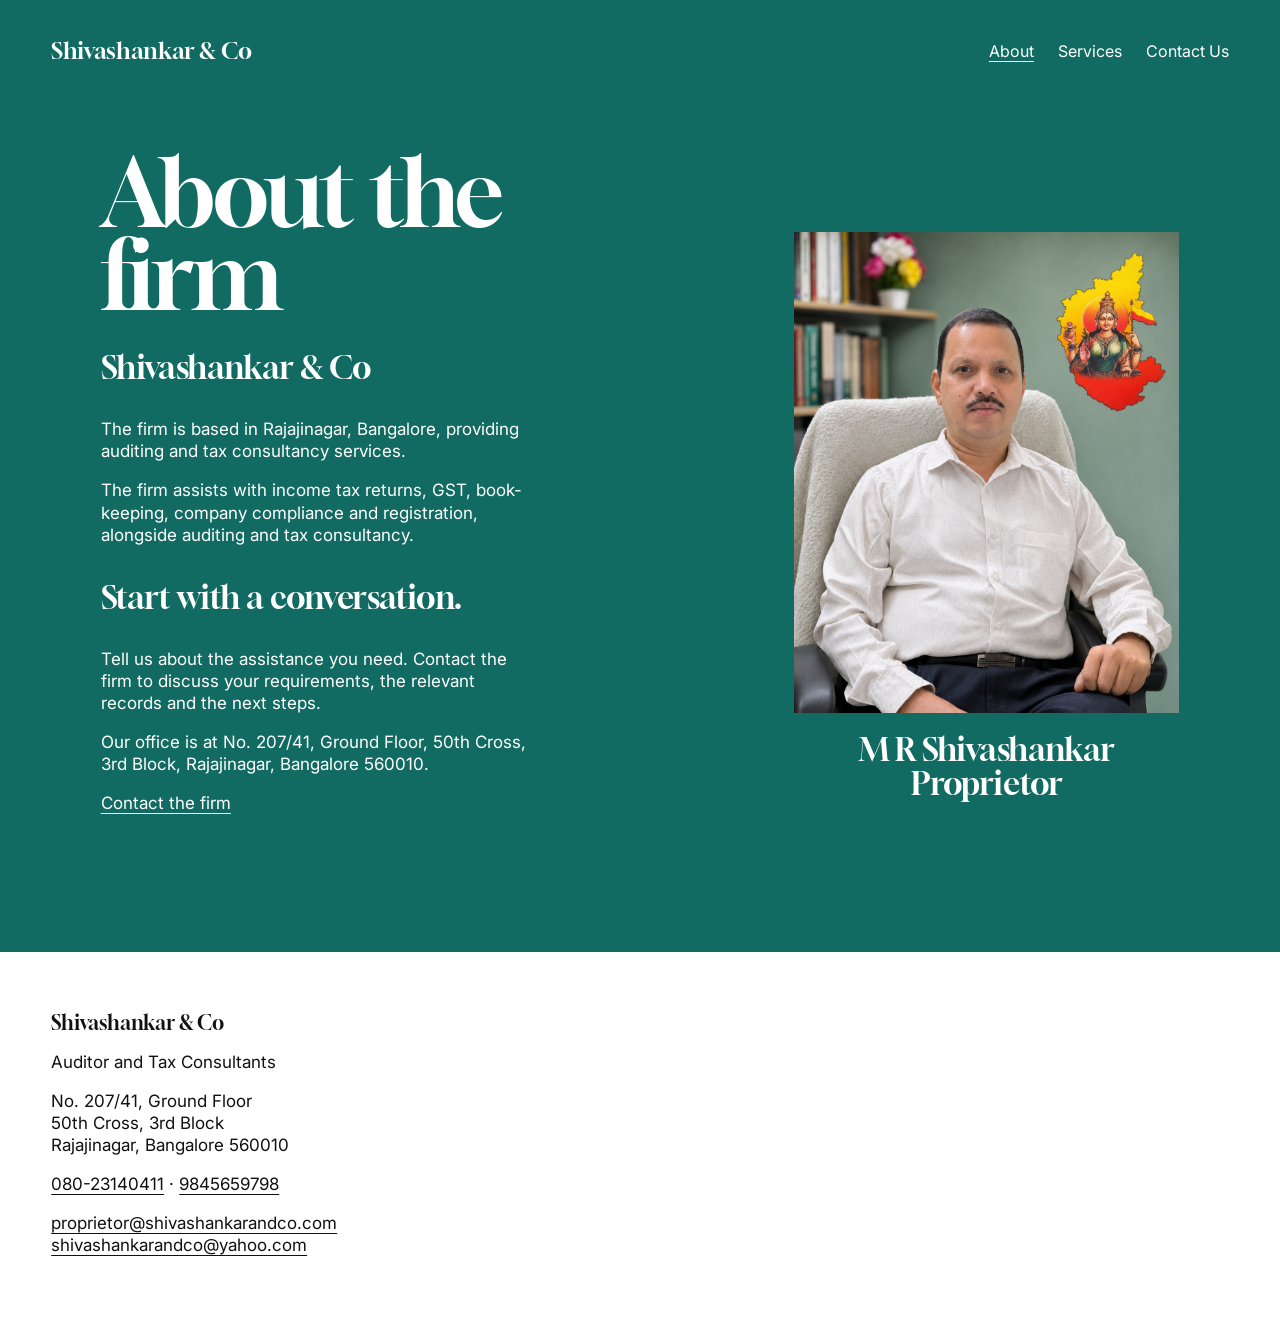
<file: index.html>
<!doctype html>
<html lang="en-IN"><head><meta charset="utf-8"><meta name="viewport" content="width=device-width, initial-scale=1"><title>Shivashankar &amp; Co | Auditor and Tax Consultants in Bangalore</title><meta name="description" content="Meet Shivashankar &amp; Co, an auditing and tax consultancy firm in Rajajinagar, Bangalore, and proprietor M R Shivashankar."><meta name="theme-color" content="#126b62"><link rel="canonical" href="https://shivashankarandco.com/"><meta property="og:title" content="Shivashankar &amp; Co | Auditor and Tax Consultants in Bangalore"><meta property="og:description" content="Meet Shivashankar &amp; Co, an auditing and tax consultancy firm in Rajajinagar, Bangalore, and proprietor M R Shivashankar."><meta property="og:type" content="website"><meta property="og:url" content="https://shivashankarandco.com/"><meta property="og:image" content="https://shivashankarandco.com/assets/m-r-shivashankar.png"><link rel="icon" href="./assets/favicon.svg" type="image/svg+xml"><link rel="preconnect" href="https://fonts.googleapis.com"><link rel="preconnect" href="https://fonts.gstatic.com" crossorigin><link rel="stylesheet" href="./assets/site.css"><script src="./assets/site.js" defer></script></head><body><a class="skip-link" href="#main">Skip to content</a><header class="site-header teal"><a class="site-title" href="./">Shivashankar &amp; Co</a><button class="menu-toggle" type="button" aria-label="Open menu" aria-expanded="false" aria-controls="main-navigation"><span></span><span></span></button><nav id="main-navigation" class="main-nav" aria-label="Main navigation"><a href="./" aria-current="page">About</a><a href="./areas-of-practice/">Services</a><a href="./contact-us/">Contact Us</a></nav></header><main id="main" class="about-main teal"><div class="about-grid"><div class="about-copy"><h1>About the firm</h1><h3>Shivashankar &amp; Co</h3><p>The firm is based in Rajajinagar, Bangalore, providing auditing and tax consultancy services.</p><p>The firm assists with income tax returns, GST, book-keeping, company compliance and registration, alongside auditing and tax consultancy.</p><h3>Start with a conversation.</h3><p>Tell us about the assistance you need. Contact the firm to discuss your requirements, the relevant records and the next steps.</p><p>Our office is at No. 207/41, Ground Floor, 50th Cross, 3rd Block, Rajajinagar, Bangalore 560010.</p><p><a href="./contact-us/">Contact the firm</a></p></div><figure class="proprietor"><img src="./assets/m-r-shivashankar.png" width="1122" height="1402" alt="Office portrait of M R Shivashankar with Karnataka artwork on the wall behind."><figcaption><span>M R Shivashankar</span><span>Proprietor</span></figcaption></figure></div></main><footer class="site-footer"><h4>Shivashankar &amp; Co</h4><p>Auditor and Tax Consultants</p><p>No. 207/41, Ground Floor<br>50th Cross, 3rd Block<br>Rajajinagar, Bangalore 560010</p><p class="footer-phones"><a href="tel:+918023140411">080-23140411</a> · <a href="tel:+919845659798">9845659798</a></p><p class="footer-emails"><a href="mailto:proprietor@shivashankarandco.com">proprietor@shivashankarandco.com</a><a href="mailto:shivashankarandco@yahoo.com">shivashankarandco@yahoo.com</a></p></footer></body></html>
</file>
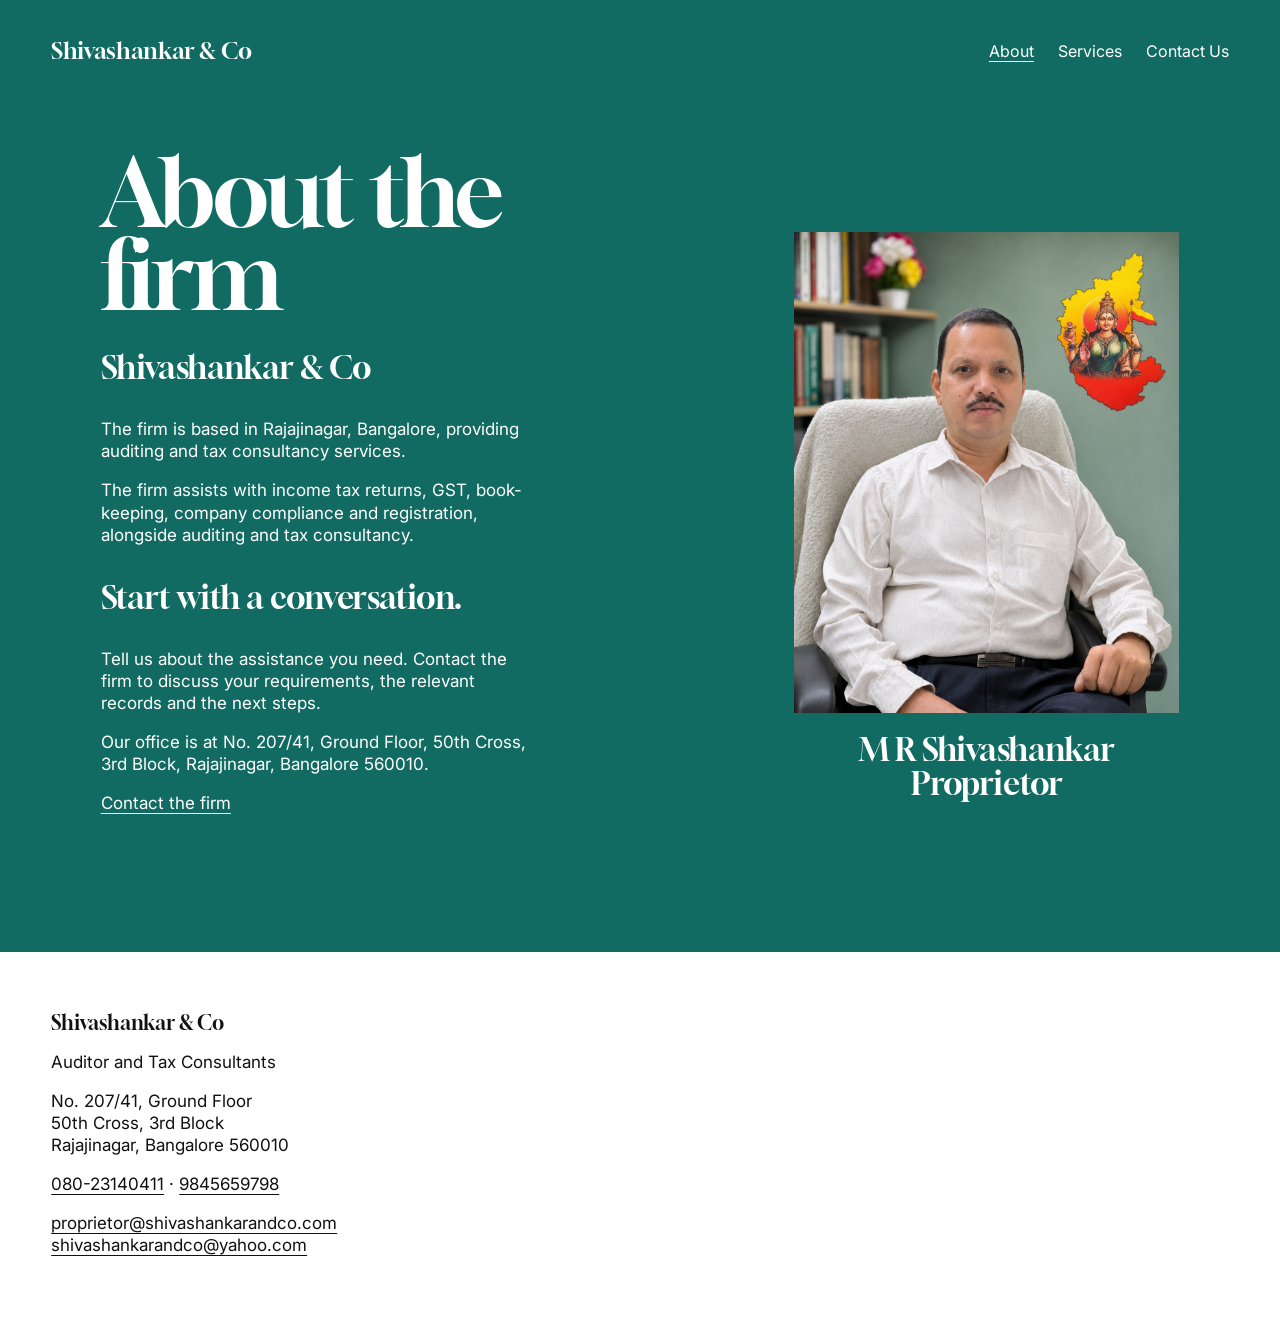
<file: about/index.html>
<!doctype html>
<html lang="en-IN"><head><meta charset="utf-8"><meta name="viewport" content="width=device-width, initial-scale=1"><title>About — Shivashankar &amp; Co</title><meta name="description" content="Meet Shivashankar &amp; Co, an auditing and tax consultancy firm in Rajajinagar, Bangalore, and proprietor M R Shivashankar."><meta name="theme-color" content="#126b62"><link rel="canonical" href="https://shivashankarandco.com/"><meta property="og:title" content="About — Shivashankar &amp; Co"><meta property="og:description" content="Meet Shivashankar &amp; Co, an auditing and tax consultancy firm in Rajajinagar, Bangalore, and proprietor M R Shivashankar."><meta property="og:type" content="website"><meta property="og:url" content="https://shivashankarandco.com/"><meta property="og:image" content="https://shivashankarandco.com/assets/m-r-shivashankar.png"><link rel="icon" href="../assets/favicon.svg" type="image/svg+xml"><link rel="preconnect" href="https://fonts.googleapis.com"><link rel="preconnect" href="https://fonts.gstatic.com" crossorigin><link rel="stylesheet" href="../assets/site.css"><script src="../assets/site.js" defer></script></head><body><a class="skip-link" href="#main">Skip to content</a><header class="site-header teal"><a class="site-title" href="../">Shivashankar &amp; Co</a><button class="menu-toggle" type="button" aria-label="Open menu" aria-expanded="false" aria-controls="main-navigation"><span></span><span></span></button><nav id="main-navigation" class="main-nav" aria-label="Main navigation"><a href="../" aria-current="page">About</a><a href="../areas-of-practice/">Services</a><a href="../contact-us/">Contact Us</a></nav></header><main id="main" class="about-main teal"><div class="about-grid"><div class="about-copy"><h1>About the firm</h1><h3>Shivashankar &amp; Co</h3><p>The firm is based in Rajajinagar, Bangalore, providing auditing and tax consultancy services.</p><p>The firm assists with income tax returns, GST, book-keeping, company compliance and registration, alongside auditing and tax consultancy.</p><h3>Start with a conversation.</h3><p>Tell us about the assistance you need. Contact the firm to discuss your requirements, the relevant records and the next steps.</p><p>Our office is at No. 207/41, Ground Floor, 50th Cross, 3rd Block, Rajajinagar, Bangalore 560010.</p><p><a href="../contact-us/">Contact the firm</a></p></div><figure class="proprietor"><img src="../assets/m-r-shivashankar.png" width="1122" height="1402" alt="Office portrait of M R Shivashankar with Karnataka artwork on the wall behind."><figcaption><span>M R Shivashankar</span><span>Proprietor</span></figcaption></figure></div></main><footer class="site-footer"><h4>Shivashankar &amp; Co</h4><p>Auditor and Tax Consultants</p><p>No. 207/41, Ground Floor<br>50th Cross, 3rd Block<br>Rajajinagar, Bangalore 560010</p><p class="footer-phones"><a href="tel:+918023140411">080-23140411</a> · <a href="tel:+919845659798">9845659798</a></p><p class="footer-emails"><a href="mailto:proprietor@shivashankarandco.com">proprietor@shivashankarandco.com</a><a href="mailto:shivashankarandco@yahoo.com">shivashankarandco@yahoo.com</a></p></footer></body></html>
</file>
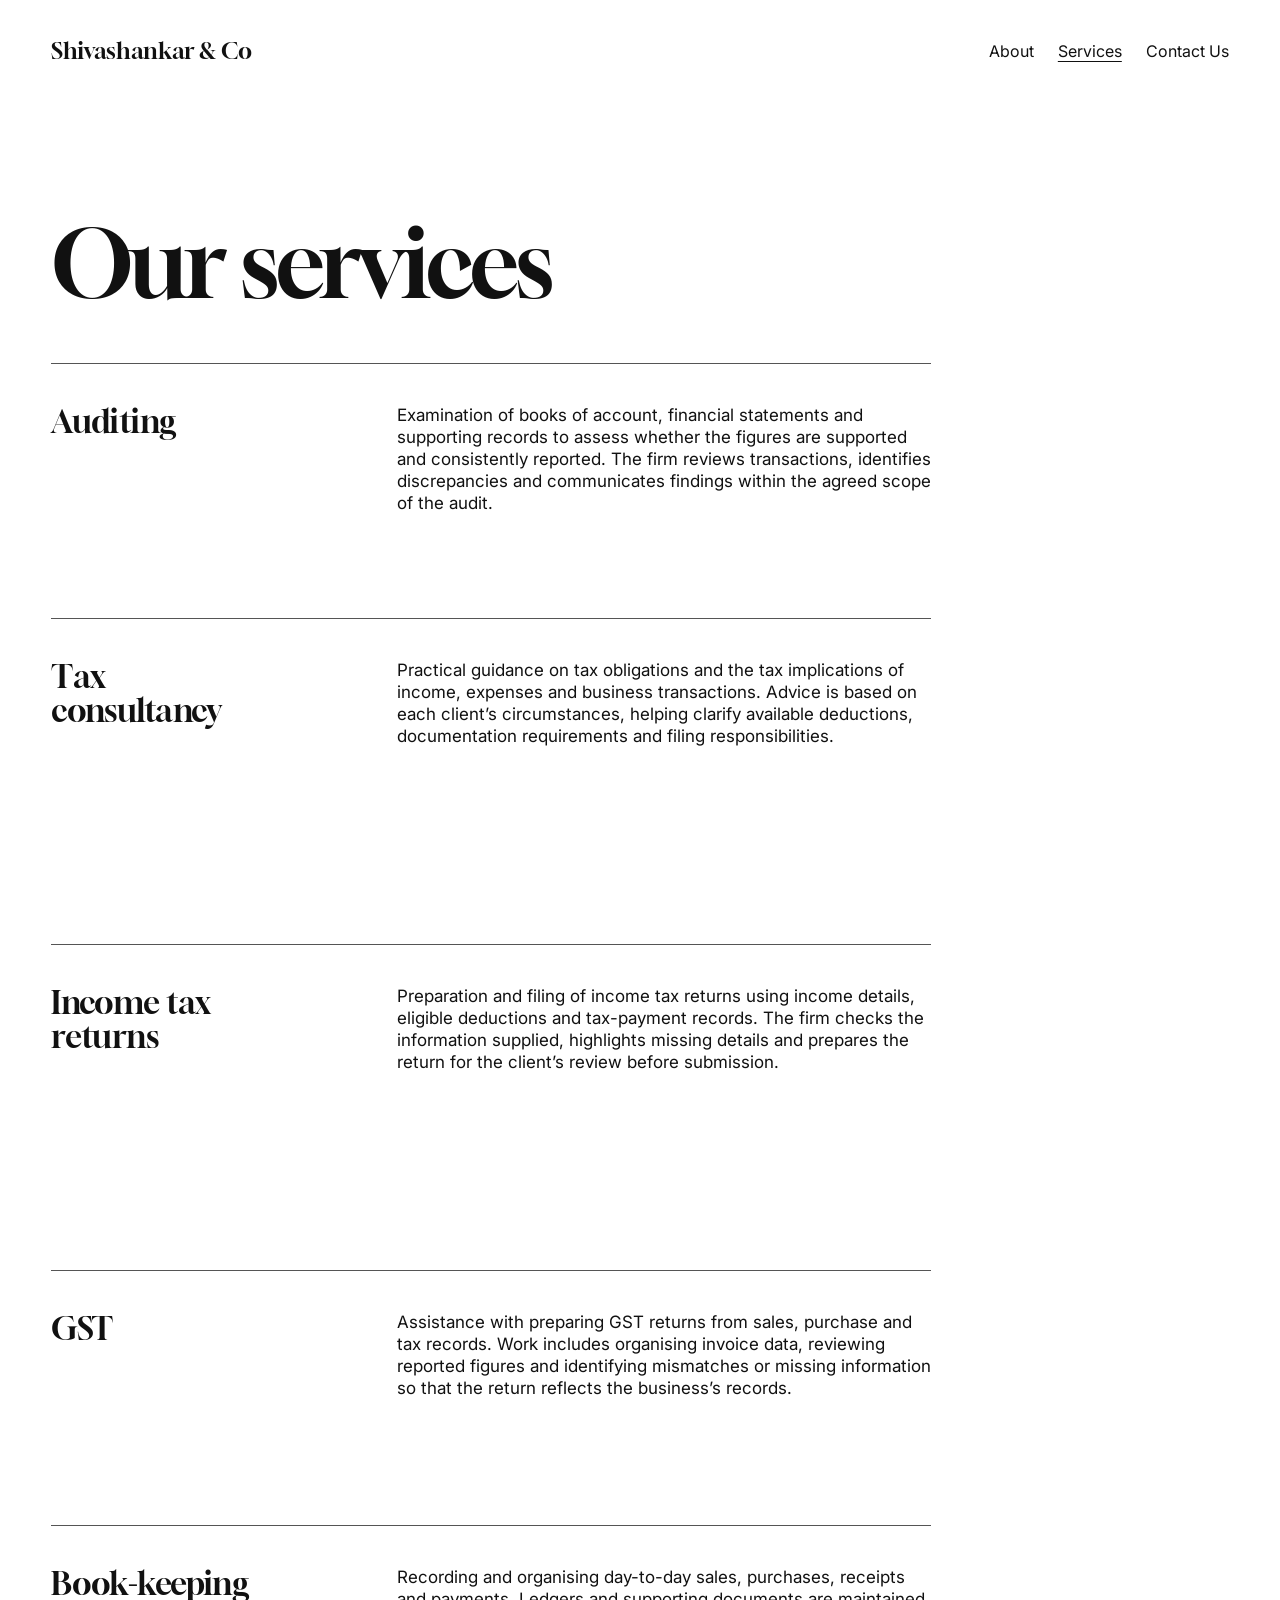
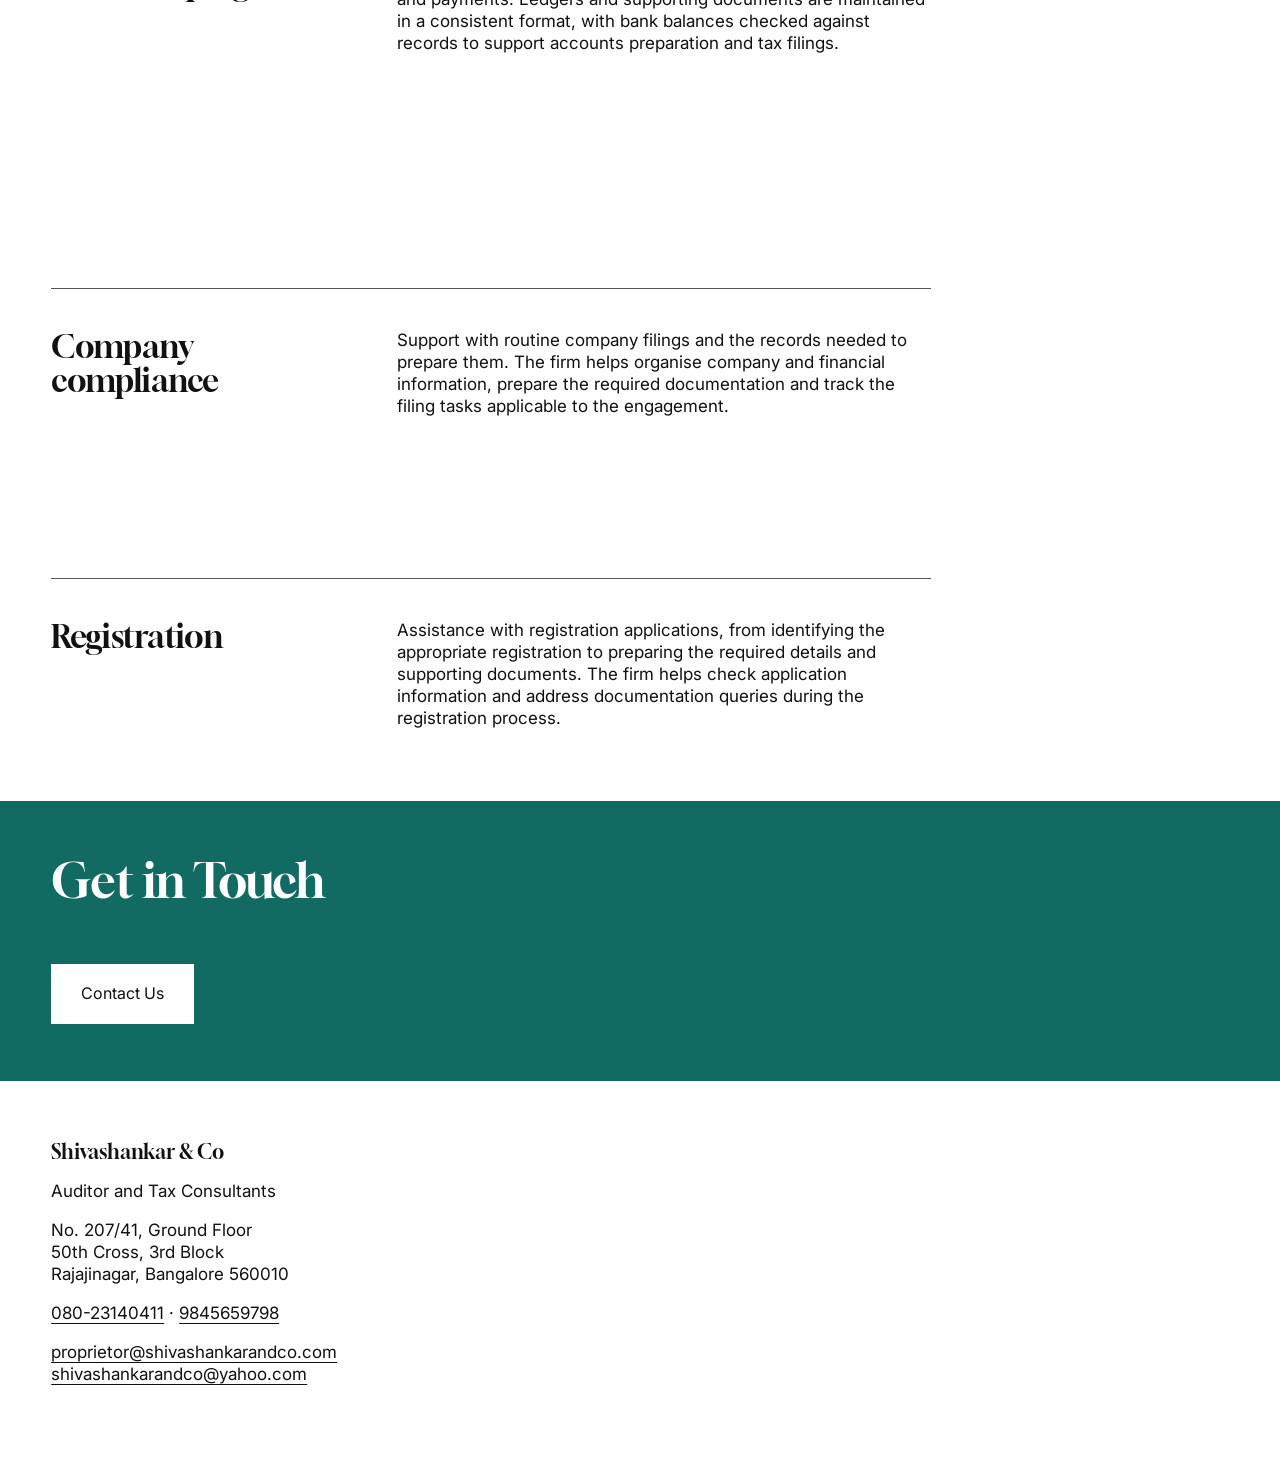
<file: areas-of-practice/index.html>
<!doctype html>
<html lang="en-IN"><head><meta charset="utf-8"><meta name="viewport" content="width=device-width, initial-scale=1"><title>Services — Shivashankar &amp; Co</title><meta name="description" content="Auditing, tax consultancy, income tax returns, GST, book-keeping, company compliance and registration services in Rajajinagar, Bangalore."><meta name="theme-color" content="#126b62"><link rel="canonical" href="https://shivashankarandco.com/areas-of-practice/"><meta property="og:title" content="Services — Shivashankar &amp; Co"><meta property="og:description" content="Auditing, tax consultancy, income tax returns, GST, book-keeping, company compliance and registration services in Rajajinagar, Bangalore."><meta property="og:type" content="website"><meta property="og:url" content="https://shivashankarandco.com/areas-of-practice/"><meta property="og:image" content="https://shivashankarandco.com/assets/m-r-shivashankar.png"><link rel="icon" href="../assets/favicon.svg" type="image/svg+xml"><link rel="preconnect" href="https://fonts.googleapis.com"><link rel="preconnect" href="https://fonts.gstatic.com" crossorigin><link rel="stylesheet" href="../assets/site.css"><script src="../assets/site.js" defer></script></head><body><a class="skip-link" href="#main">Skip to content</a><header class="site-header"><a class="site-title" href="../">Shivashankar &amp; Co</a><button class="menu-toggle" type="button" aria-label="Open menu" aria-expanded="false" aria-controls="main-navigation"><span></span><span></span></button><nav id="main-navigation" class="main-nav" aria-label="Main navigation"><a href="../">About</a><a href="../areas-of-practice/" aria-current="page">Services</a><a href="../contact-us/">Contact Us</a></nav></header><main id="main"><section class="section services-main"><h1>Our services</h1><div class="services-list"><section class="service-row"><h3>Auditing</h3><p>Examination of books of account, financial statements and supporting records to assess whether the figures are supported and consistently reported. The firm reviews transactions, identifies discrepancies and communicates findings within the agreed scope of the audit.</p></section><section class="service-row"><h3>Tax consultancy</h3><p>Practical guidance on tax obligations and the tax implications of income, expenses and business transactions. Advice is based on each client’s circumstances, helping clarify available deductions, documentation requirements and filing responsibilities.</p></section><section class="service-row"><h3>Income tax returns</h3><p>Preparation and filing of income tax returns using income details, eligible deductions and tax-payment records. The firm checks the information supplied, highlights missing details and prepares the return for the client’s review before submission.</p></section><section class="service-row"><h3>GST</h3><p>Assistance with preparing GST returns from sales, purchase and tax records. Work includes organising invoice data, reviewing reported figures and identifying mismatches or missing information so that the return reflects the business’s records.</p></section><section class="service-row"><h3>Book-keeping</h3><p>Recording and organising day-to-day sales, purchases, receipts and payments. Ledgers and supporting documents are maintained in a consistent format, with bank balances checked against records to support accounts preparation and tax filings.</p></section><section class="service-row"><h3>Company compliance</h3><p>Support with routine company filings and the records needed to prepare them. The firm helps organise company and financial information, prepare the required documentation and track the filing tasks applicable to the engagement.</p></section><section class="service-row"><h3>Registration</h3><p>Assistance with registration applications, from identifying the appropriate registration to preparing the required details and supporting documents. The firm helps check application information and address documentation queries during the registration process.</p></section></div></section><section class="services-cta teal"><h2>Get in Touch</h2><a class="button" href="../contact-us/">Contact Us</a></section></main><footer class="site-footer"><h4>Shivashankar &amp; Co</h4><p>Auditor and Tax Consultants</p><p>No. 207/41, Ground Floor<br>50th Cross, 3rd Block<br>Rajajinagar, Bangalore 560010</p><p class="footer-phones"><a href="tel:+918023140411">080-23140411</a> · <a href="tel:+919845659798">9845659798</a></p><p class="footer-emails"><a href="mailto:proprietor@shivashankarandco.com">proprietor@shivashankarandco.com</a><a href="mailto:shivashankarandco@yahoo.com">shivashankarandco@yahoo.com</a></p></footer></body></html>
</file>
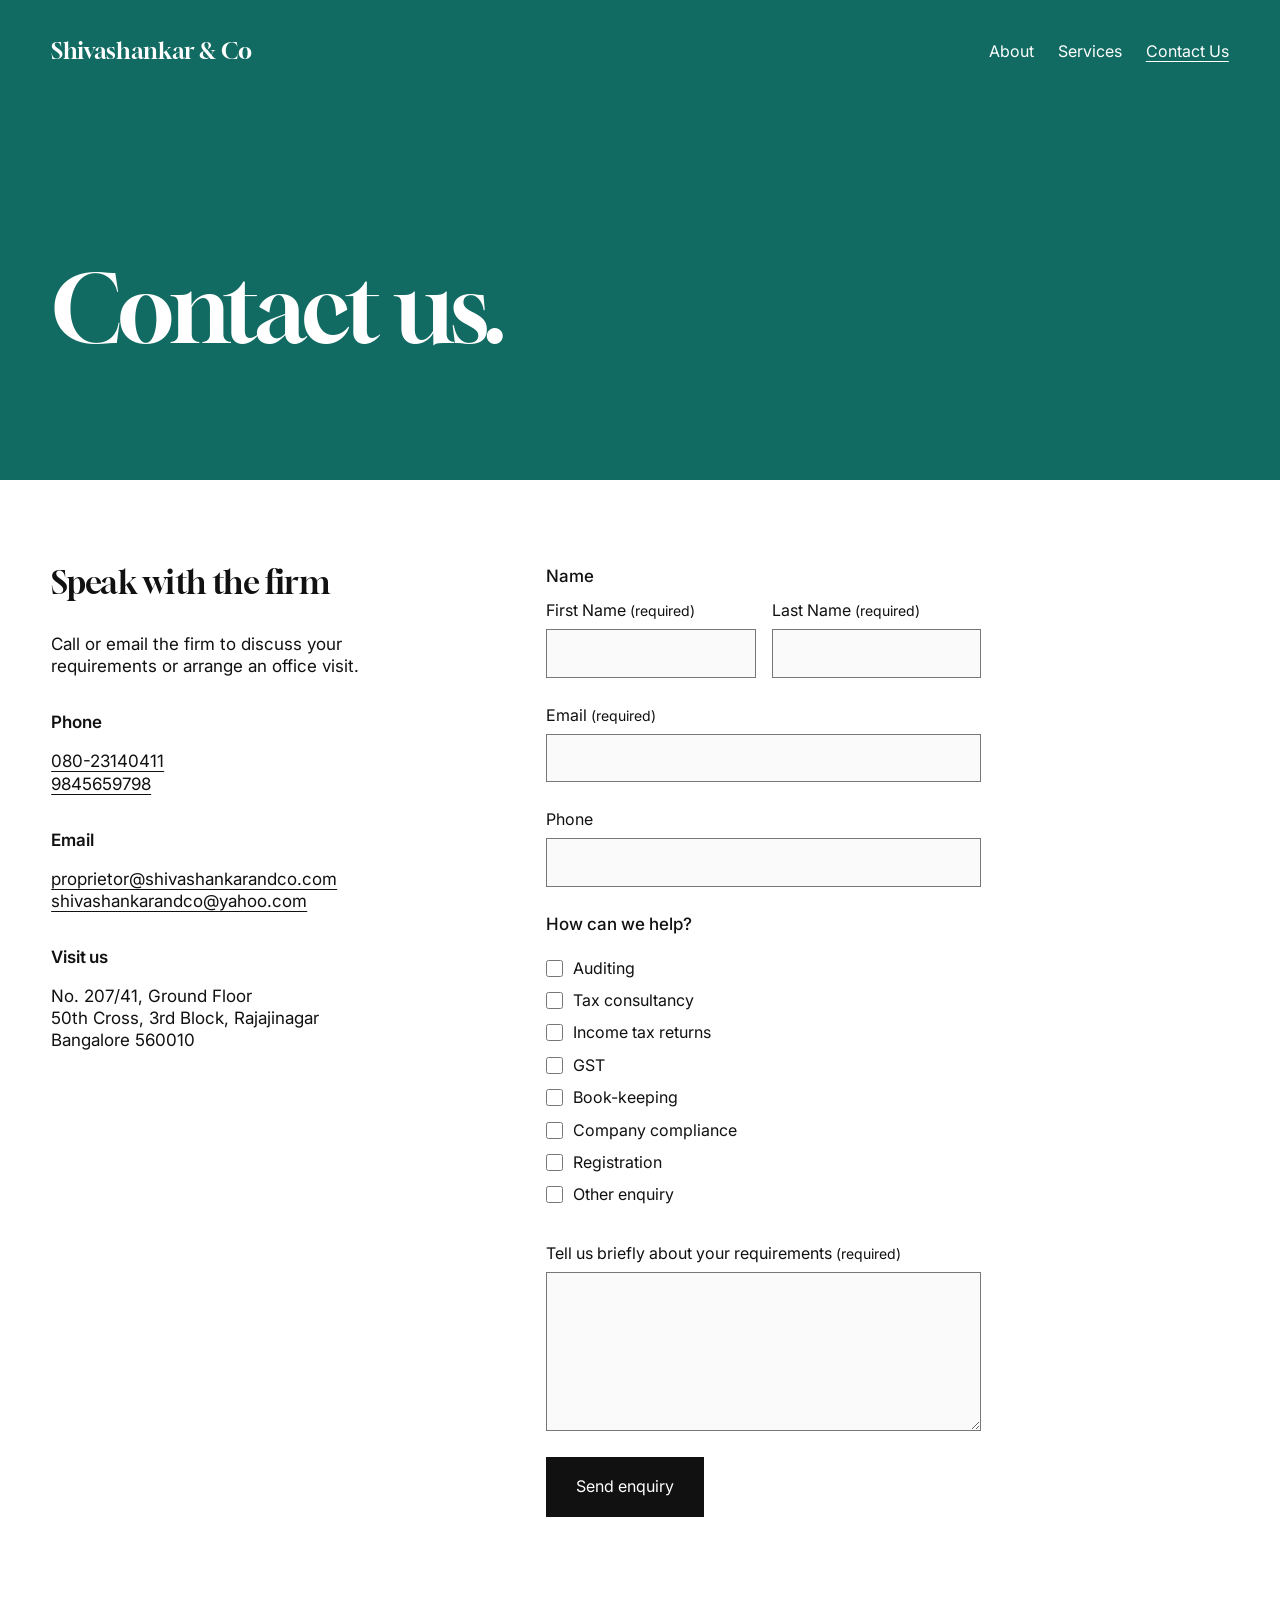
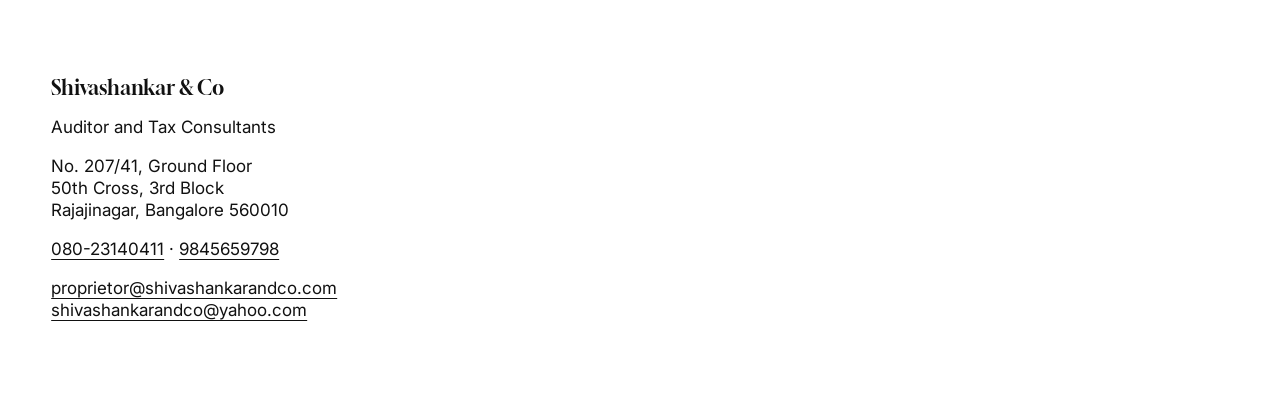
<file: contact-us/index.html>
<!doctype html>
<html lang="en-IN"><head><meta charset="utf-8"><meta name="viewport" content="width=device-width, initial-scale=1"><title>Contact Us — Shivashankar &amp; Co</title><meta name="description" content="Contact Shivashankar &amp; Co in Rajajinagar, Bangalore. Call 080-23140411 or 9845659798, or email proprietor@shivashankarandco.com."><meta name="theme-color" content="#126b62"><link rel="canonical" href="https://shivashankarandco.com/contact-us/"><meta property="og:title" content="Contact Us — Shivashankar &amp; Co"><meta property="og:description" content="Contact Shivashankar &amp; Co in Rajajinagar, Bangalore. Call 080-23140411 or 9845659798, or email proprietor@shivashankarandco.com."><meta property="og:type" content="website"><meta property="og:url" content="https://shivashankarandco.com/contact-us/"><meta property="og:image" content="https://shivashankarandco.com/assets/m-r-shivashankar.png"><link rel="icon" href="../assets/favicon.svg" type="image/svg+xml"><link rel="preconnect" href="https://fonts.googleapis.com"><link rel="preconnect" href="https://fonts.gstatic.com" crossorigin><link rel="stylesheet" href="../assets/site.css"><script src="../assets/site.js" defer></script></head><body><a class="skip-link" href="#main">Skip to content</a><header class="site-header teal"><a class="site-title" href="../">Shivashankar &amp; Co</a><button class="menu-toggle" type="button" aria-label="Open menu" aria-expanded="false" aria-controls="main-navigation"><span></span><span></span></button><nav id="main-navigation" class="main-nav" aria-label="Main navigation"><a href="../">About</a><a href="../areas-of-practice/">Services</a><a href="../contact-us/" aria-current="page">Contact Us</a></nav></header><main id="main"><section class="section hero contact-hero teal"><h1>Contact us.</h1></section><section class="section contact-main"><div class="contact-grid"><div class="contact-details"><h3>Speak with the firm</h3><p>Call or email the firm to discuss your requirements or arrange an office visit.</p><h4>Phone</h4><p class="contact-lines"><a href="tel:+918023140411">080-23140411</a><a href="tel:+919845659798">9845659798</a></p><h4>Email</h4><p class="contact-lines"><a href="mailto:proprietor@shivashankarandco.com">proprietor@shivashankarandco.com</a><a href="mailto:shivashankarandco@yahoo.com">shivashankarandco@yahoo.com</a></p><h4>Visit us</h4><p>No. 207/41, Ground Floor<br>50th Cross, 3rd Block, Rajajinagar<br>Bangalore 560010</p></div><form class="enquiry-form" action="https://formsubmit.co/proprietor@shivashankarandco.com" method="POST"><input type="hidden" name="_subject" value="Website enquiry — Shivashankar &amp; Co"><input type="hidden" name="_next" value="https://shivashankarandco.com/thank-you/"><input type="hidden" name="_template" value="table"><div class="trap" aria-hidden="true"><label for="website">Leave this field empty</label><input id="website" type="text" name="_honey" tabindex="-1" autocomplete="off"></div><fieldset><legend>Name</legend><div class="name-fields"><div class="field"><label for="first-name">First Name <span class="required">(required)</span></label><input id="first-name" name="First name" type="text" autocomplete="given-name" required maxlength="100"></div><div class="field"><label for="last-name">Last Name <span class="required">(required)</span></label><input id="last-name" name="Last name" type="text" autocomplete="family-name" required maxlength="100"></div></div></fieldset><div class="field"><label for="email">Email <span class="required">(required)</span></label><input id="email" name="email" type="email" autocomplete="email" required maxlength="254"></div><div class="field"><label for="phone">Phone</label><input id="phone" name="Phone" type="tel" autocomplete="tel" maxlength="40"></div><fieldset><legend>How can we help?</legend><label class="checkbox-line"><input type="checkbox" name="Services[]" value="Auditing"><span>Auditing</span></label><label class="checkbox-line"><input type="checkbox" name="Services[]" value="Tax consultancy"><span>Tax consultancy</span></label><label class="checkbox-line"><input type="checkbox" name="Services[]" value="Income tax returns"><span>Income tax returns</span></label><label class="checkbox-line"><input type="checkbox" name="Services[]" value="GST"><span>GST</span></label><label class="checkbox-line"><input type="checkbox" name="Services[]" value="Book-keeping"><span>Book-keeping</span></label><label class="checkbox-line"><input type="checkbox" name="Services[]" value="Company compliance"><span>Company compliance</span></label><label class="checkbox-line"><input type="checkbox" name="Services[]" value="Registration"><span>Registration</span></label><label class="checkbox-line"><input type="checkbox" name="Services[]" value="Other enquiry"><span>Other enquiry</span></label></fieldset><div class="field"><label for="requirements">Tell us briefly about your requirements <span class="required">(required)</span></label><textarea id="requirements" name="Requirements" required maxlength="5000" rows="6"></textarea></div><button class="button" type="submit">Send enquiry</button></form></div></section></main><footer class="site-footer"><h4>Shivashankar &amp; Co</h4><p>Auditor and Tax Consultants</p><p>No. 207/41, Ground Floor<br>50th Cross, 3rd Block<br>Rajajinagar, Bangalore 560010</p><p class="footer-phones"><a href="tel:+918023140411">080-23140411</a> · <a href="tel:+919845659798">9845659798</a></p><p class="footer-emails"><a href="mailto:proprietor@shivashankarandco.com">proprietor@shivashankarandco.com</a><a href="mailto:shivashankarandco@yahoo.com">shivashankarandco@yahoo.com</a></p></footer></body></html>
</file>
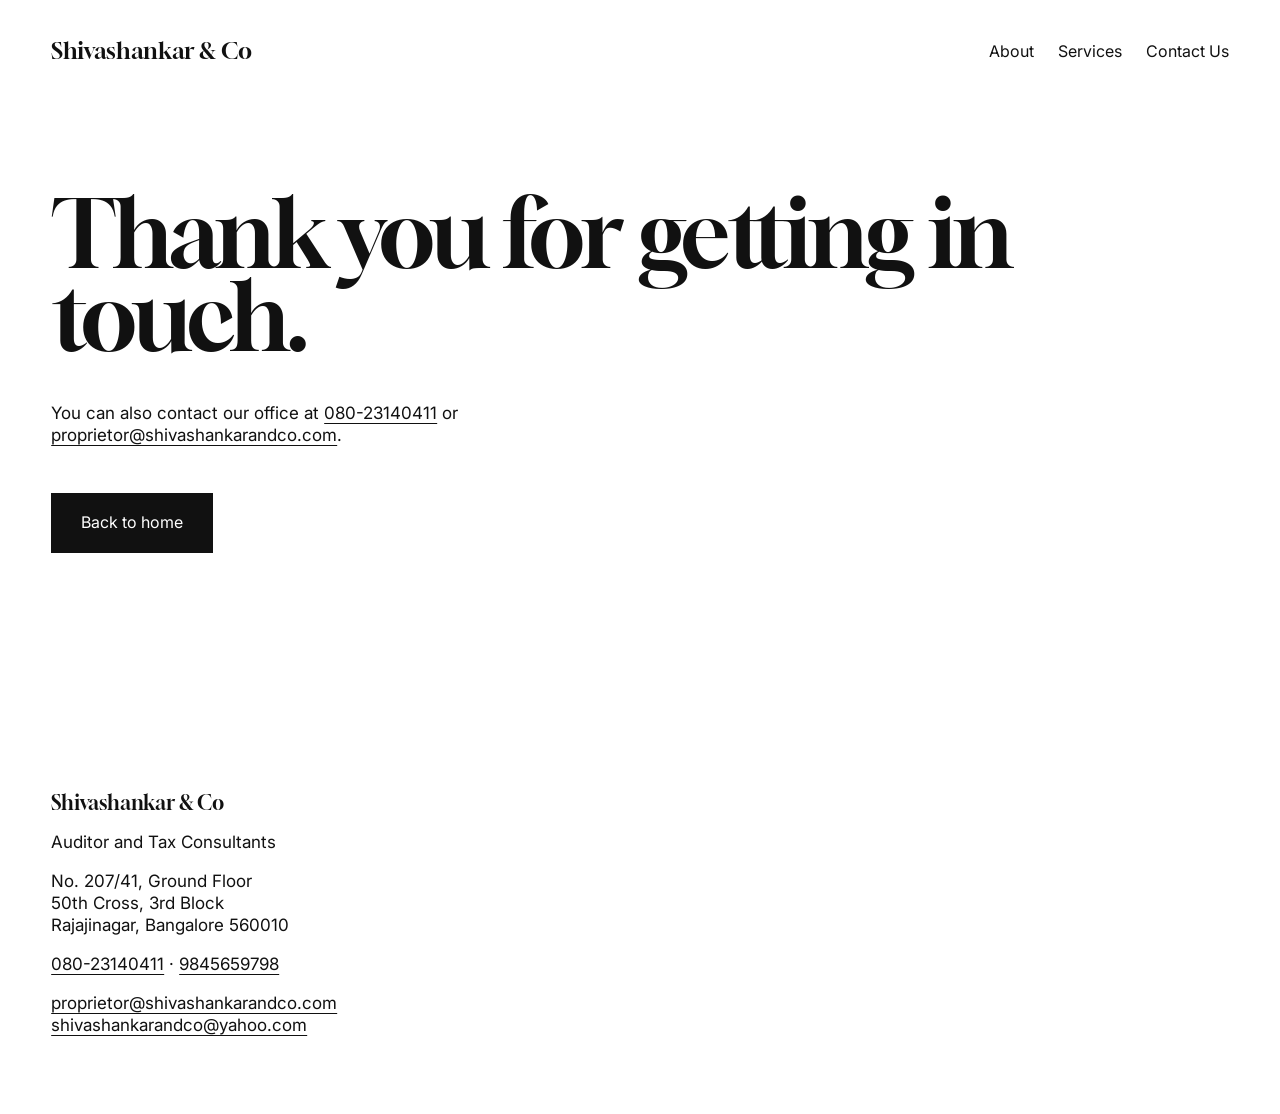
<file: thank-you/index.html>
<!doctype html>
<html lang="en-IN"><head><meta charset="utf-8"><meta name="viewport" content="width=device-width, initial-scale=1"><title>Thank you — Shivashankar &amp; Co</title><meta name="description" content="Thank you for contacting Shivashankar &amp; Co."><meta name="theme-color" content="#126b62"><link rel="canonical" href="https://shivashankarandco.com/thank-you/"><meta property="og:title" content="Thank you — Shivashankar &amp; Co"><meta property="og:description" content="Thank you for contacting Shivashankar &amp; Co."><meta property="og:type" content="website"><meta property="og:url" content="https://shivashankarandco.com/thank-you/"><meta property="og:image" content="https://shivashankarandco.com/assets/m-r-shivashankar.png"><link rel="icon" href="../assets/favicon.svg" type="image/svg+xml"><link rel="preconnect" href="https://fonts.googleapis.com"><link rel="preconnect" href="https://fonts.gstatic.com" crossorigin><link rel="stylesheet" href="../assets/site.css"><script src="../assets/site.js" defer></script></head><body><a class="skip-link" href="#main">Skip to content</a><header class="site-header"><a class="site-title" href="../">Shivashankar &amp; Co</a><button class="menu-toggle" type="button" aria-label="Open menu" aria-expanded="false" aria-controls="main-navigation"><span></span><span></span></button><nav id="main-navigation" class="main-nav" aria-label="Main navigation"><a href="../">About</a><a href="../areas-of-practice/">Services</a><a href="../contact-us/">Contact Us</a></nav></header><main id="main" class="simple-main"><h1>Thank you for getting in touch.</h1><p>You can also contact our office at <a href="tel:+918023140411">080-23140411</a> or <a href="mailto:proprietor@shivashankarandco.com">proprietor@shivashankarandco.com</a>.</p><a class="button" href="../">Back to home</a></main><footer class="site-footer"><h4>Shivashankar &amp; Co</h4><p>Auditor and Tax Consultants</p><p>No. 207/41, Ground Floor<br>50th Cross, 3rd Block<br>Rajajinagar, Bangalore 560010</p><p class="footer-phones"><a href="tel:+918023140411">080-23140411</a> · <a href="tel:+919845659798">9845659798</a></p><p class="footer-emails"><a href="mailto:proprietor@shivashankarandco.com">proprietor@shivashankarandco.com</a><a href="mailto:shivashankarandco@yahoo.com">shivashankarandco@yahoo.com</a></p></footer></body></html>
</file>
<file: assets/site.css>
@import url('https://fonts.googleapis.com/css2?family=Gloock&family=Inter:wght@400;500;600;700&display=swap');

:root{--teal:#126b62;--ink:#111;--paper:#fff;--gutter:4vw;--serif:'Gloock',Georgia,serif;--sans:'Inter',Arial,sans-serif;--h1:clamp(3.5rem,calc(6vw + 1.0625rem),7.5rem);--h2:clamp(2.25rem,calc(3vw + .5825rem),4.25rem);--h3:clamp(1.65rem,calc(1.8vw + .5825rem),2.6rem)}
*{box-sizing:border-box}html{scroll-behavior:smooth}body{margin:0;background:var(--paper);color:var(--ink);font:400 17px/1.3 var(--sans);-webkit-font-smoothing:antialiased}a{color:inherit;text-underline-offset:4px}button,input,textarea{font:inherit}h1,h2,h3,h4{font-family:var(--serif);font-weight:400;margin:0}h1{font-size:var(--h1);line-height:.88;letter-spacing:-.035em}h2{font-size:var(--h2);line-height:1.012;letter-spacing:-.022em}h3{font-size:var(--h3);line-height:1.056;letter-spacing:-.018em}h4{font-size:clamp(1.2rem,calc(.6vw + .7745rem),1.5rem);line-height:1.09;letter-spacing:-.01em}p{margin:17px 0}img{max-width:100%;display:block}button,a,input,textarea{touch-action:manipulation}a:focus-visible,button:focus-visible,input:focus-visible,textarea:focus-visible{outline:3px solid #9c241d;outline-offset:5px}.skip-link{position:fixed;left:1rem;top:-5rem;z-index:10;background:#fff;color:#111;padding:12px}.skip-link:focus{top:1rem}.teal{background:var(--teal);color:#fff}.site-header{height:102px;padding:0 var(--gutter);display:flex;align-items:center;justify-content:space-between;gap:30px}.site-title{font:400 clamp(1.3rem,calc(.45vw + 1.0865rem),1.65rem)/1.1 var(--serif);letter-spacing:-.015em;text-decoration:none;white-space:nowrap}.main-nav{display:flex;gap:24px;align-items:center}.main-nav a{font-size:16px;text-decoration:none;white-space:nowrap}.main-nav a[aria-current=page],.main-nav a:hover{text-decoration:underline}.menu-toggle{display:none;background:transparent;border:0;color:inherit;width:44px;height:44px;padding:10px;cursor:pointer}.menu-toggle span{display:block;height:1px;background:currentColor;margin:7px 0;width:24px}.section{padding-left:var(--gutter);padding-right:var(--gutter)}.content-width{width:100%;max-width:880px}.button{display:inline-flex;align-items:center;justify-content:center;min-height:60px;padding:18px 29px;border:1px solid var(--ink);background:var(--ink);color:#fff;text-decoration:none;font-size:16px;line-height:1.35;cursor:pointer;border-radius:0}.button:hover{background:#303030;border-color:#303030}.teal .button{background:white;border-color:white;color:#111}.teal .button:hover{background:#ededed;border-color:#ededed}.hero{min-height:378px;display:flex;align-items:flex-start;padding-top:106px;padding-bottom:100px}.hero h1{max-width:980px}.home-hero h1{max-width:980px}.home-intro{padding-top:85px;padding-bottom:85px;min-height:559px}.intro-grid{max-width:880px;display:grid;grid-template-columns:minmax(0,583fr) minmax(0,187fr);gap:110px}.intro-copy h3{margin-bottom:34px}.intro-copy .button{margin-top:34px}.office-summary p:first-child{margin-top:0}.office-summary a{overflow-wrap:anywhere}.office-summary .phones a{display:block}.service-overview{padding-top:110px;padding-bottom:110px;min-height:922px}.service-overview h2{margin-bottom:55px}.overview-row{display:grid;grid-template-columns:286px minmax(0,1fr);gap:60px;border-top:1px solid currentColor;min-height:181px;padding:40px 0}.overview-row p{margin:0}.overview-row:last-of-type{border-bottom:1px solid currentColor}.service-overview .button{margin-top:42px}.statement{min-height:414px;padding-top:130px;padding-bottom:100px}.statement p{margin-top:34px}.home-cta{min-height:487px;padding-top:85px;padding-bottom:85px}.home-cta .cta-copy{max-width:583px}.home-cta p{margin-top:34px}.home-cta .button{margin-top:34px}.site-footer{padding:60px var(--gutter);min-height:378px}.site-footer h4{margin:0 0 17px}.site-footer p{margin:17px 0}.site-footer .footer-emails a{display:block;overflow-wrap:anywhere}.site-footer .footer-phones a{white-space:nowrap}.about-main{padding:49px 7.86865vw 100px;min-height:850px}.about-grid{display:grid;grid-template-columns:minmax(0,435fr) minmax(0,385fr);column-gap:20.205vw;align-items:start}.about-copy h1{margin-bottom:34px}.about-copy h3{margin-bottom:34px}.about-copy p{margin:17px 0}.about-copy h3:not(:first-of-type){margin-top:34px}.proprietor{margin:81px 0 0}.proprietor img{width:100%;height:auto;aspect-ratio:4/5;object-fit:cover}.proprietor figcaption{font:400 var(--h3)/1.056 var(--serif);letter-spacing:-.018em;margin-top:19px;text-align:center}.proprietor figcaption span{display:block}.services-main{padding-top:120px;padding-bottom:0}.services-main h1{margin-bottom:58.456px}.services-list{max-width:880px}.service-row{display:grid;grid-template-columns:286px minmax(0,1fr);gap:60px;min-height:290px;border-top:1px solid #555;padding-top:40px;padding-bottom:60px}.service-row h3{max-width:210px}.service-row:last-child h3{max-width:none}.service-row p{margin:0}.service-row:nth-child(2),.service-row:nth-child(3){min-height:326px}.service-row:nth-child(1),.service-row:nth-child(4){min-height:255px}.service-row:nth-child(5){min-height:363px}.service-row:nth-child(7){min-height:223px}.services-cta{padding:55px var(--gutter);min-height:280px}.services-cta .button{margin-top:60px}.contact-hero{align-items:flex-end;padding-top:106px;padding-bottom:130px}.contact-main{padding-top:85px;padding-bottom:100px;min-height:950px}.contact-grid{display:grid;grid-template-columns:minmax(0,385px) minmax(0,435px);gap:110px;max-width:930px}.contact-details h3{margin-bottom:34px}.contact-details h4{font:600 17px/1.3 var(--sans);margin:34px 0 17px}.contact-details p{margin:17px 0}.contact-details a{overflow-wrap:anywhere}.contact-details .contact-lines a{display:block}.enquiry-form{width:100%}.enquiry-form fieldset{border:0;padding:0;margin:0 0 26px;min-width:0}.enquiry-form legend{padding:0;margin:0 0 12px;font-weight:500}.name-fields{display:grid;grid-template-columns:1fr 1fr;gap:16px}.field{margin-bottom:26px}.name-fields .field{margin:0}.enquiry-form label{display:block;font-size:16px;line-height:1.4;margin-bottom:8px}.required{font-size:14px;font-weight:400}.enquiry-form input[type=text],.enquiry-form input[type=email],.enquiry-form input[type=tel],.enquiry-form textarea{display:block;width:100%;border:1px solid #777;background:#fafafa;border-radius:0;color:#111;padding:12px;min-height:48px;box-shadow:none}.enquiry-form textarea{min-height:150px;resize:vertical}.enquiry-form .checkbox-line{display:flex;align-items:flex-start;gap:10px;font-size:16px;line-height:1.4;margin:10px 0;cursor:pointer}.checkbox-line input{appearance:auto;accent-color:var(--teal);width:17px;height:17px;flex:0 0 auto;margin:3px 0 0}.enquiry-form .trap{position:absolute;left:-10000px;top:auto;width:1px;height:1px;overflow:hidden}.form-note{font-size:14px}.simple-main{padding:90px var(--gutter) 120px;min-height:70vh}.simple-main h1{max-width:1000px;margin-bottom:45px}.simple-main p{max-width:650px}.simple-main .button{margin-top:30px}
@media(min-width:1600px){.content-width,.services-list{max-width:1100px}.intro-grid{max-width:1100px}.contact-grid{max-width:1160px;grid-template-columns:1fr 1.13fr}.overview-row,.service-row{grid-template-columns:35% 1fr}.about-grid{column-gap:17vw}.hero{min-height:420px}}
@media(max-width:1000px){.intro-grid{grid-template-columns:2fr 1fr;gap:8vw}.about-grid{column-gap:10vw;grid-template-columns:1.1fr 1fr}.about-main{padding-left:var(--gutter);padding-right:var(--gutter)}.overview-row,.service-row{grid-template-columns:32% 1fr;gap:5vw}.contact-grid{grid-template-columns:1fr 1.13fr;gap:8vw}.proprietor figcaption{font-size:clamp(1.4rem,2.5vw,2rem)}}
@media(max-width:767px){:root{--gutter:6vw;--h1:clamp(3.5rem,10vw,5rem);--h2:clamp(2.2rem,6.4vw,3.2rem);--h3:clamp(1.65rem,4.5vw,2rem)}body{font-size:16px;line-height:1.4}.site-header{height:auto;min-height:98px;flex-wrap:wrap;gap:15px;padding-top:25px;padding-bottom:25px;position:relative}.site-title{font-size:21px}.main-nav{gap:20px;flex-wrap:wrap;width:100%;padding:10px 0 0}.main-nav a{font-size:16px}.js .menu-toggle{display:block;margin-left:auto}.js .main-nav{display:none;padding-top:18px;flex-direction:column;align-items:flex-start;gap:20px}.js .main-nav.is-open{display:flex}.hero{min-height:330px;padding-top:75px;padding-bottom:75px}.hero h1{max-width:100%}.home-intro,.service-overview,.statement,.home-cta,.contact-main{min-height:0;padding-top:64px;padding-bottom:64px}.intro-grid,.contact-grid,.about-grid{display:block}.office-summary{margin-top:55px;max-width:420px}.intro-copy h3{margin-bottom:28px}.intro-copy .button{margin-top:22px}.overview-row,.service-row{grid-template-columns:1fr;gap:24px;padding:32px 0;min-height:0!important}.overview-row p,.service-row p{max-width:600px}.overview-row h4{font-size:23px}.service-overview h2{margin-bottom:40px}.service-overview .button{margin-top:32px}.statement{padding-top:90px;padding-bottom:90px}.statement h2 br{display:none}.home-cta p{margin-top:28px}.site-footer{min-height:0;padding-top:52px;padding-bottom:52px}.about-main{padding:36px var(--gutter) 68px;min-height:0}.about-copy{max-width:650px}.about-copy h1{max-width:500px;margin-bottom:34px}.about-copy h3{margin-bottom:28px}.about-copy h3:not(:first-of-type){margin-top:34px}.proprietor{margin:50px auto 0;max-width:440px}.proprietor figcaption{font-size:28px;line-height:1.15}.services-main{padding-top:60px;padding-bottom:48px}.services-main h1{margin-bottom:56px}.service-row h3{max-width:none}.services-cta{padding:55px var(--gutter);min-height:0}.services-cta .button{margin-top:36px}.contact-hero{align-items:center;padding-bottom:75px}.contact-details{max-width:600px;margin-bottom:55px}.contact-grid{max-width:650px}.contact-details h3{margin-bottom:25px}.enquiry-form label{font-size:16px}.simple-main{padding-top:65px;padding-bottom:80px}.button{min-height:56px;padding:16px 25px}}
@media(prefers-reduced-motion:reduce){html{scroll-behavior:auto}}
</file>
